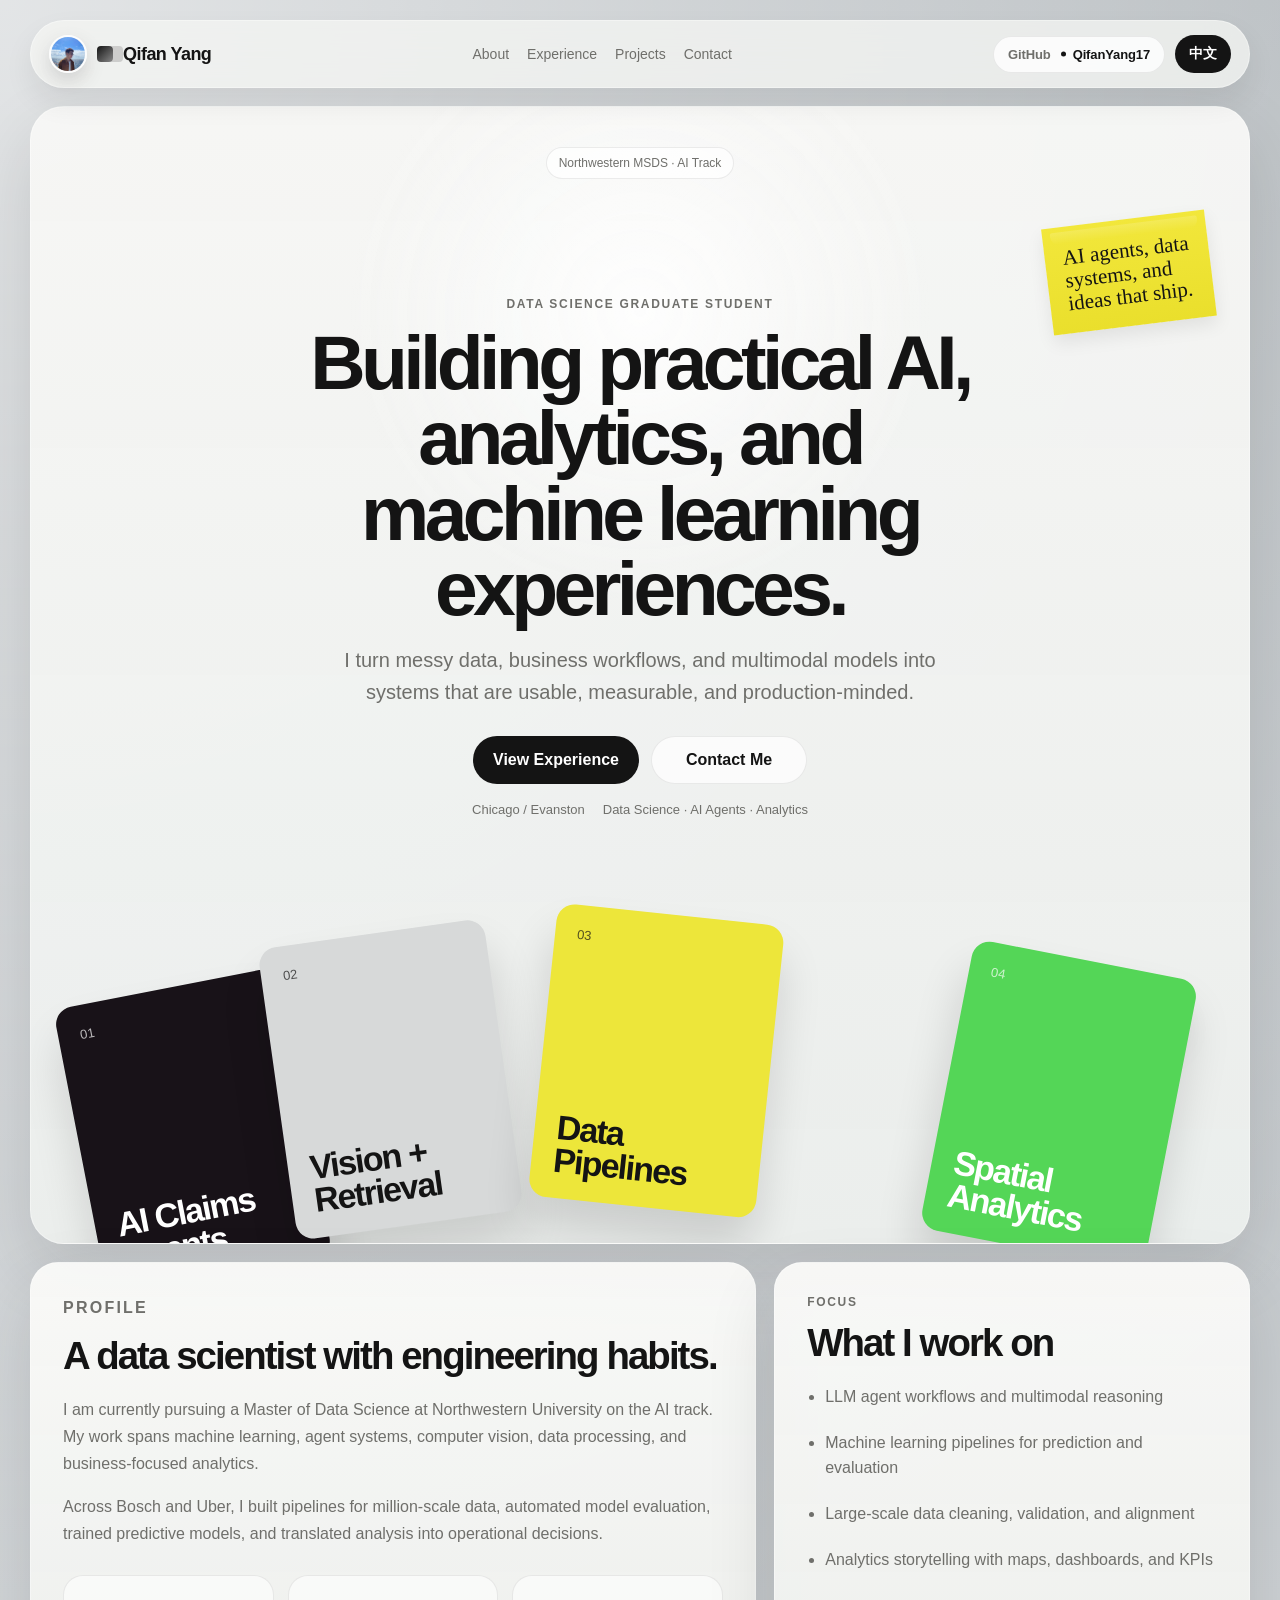
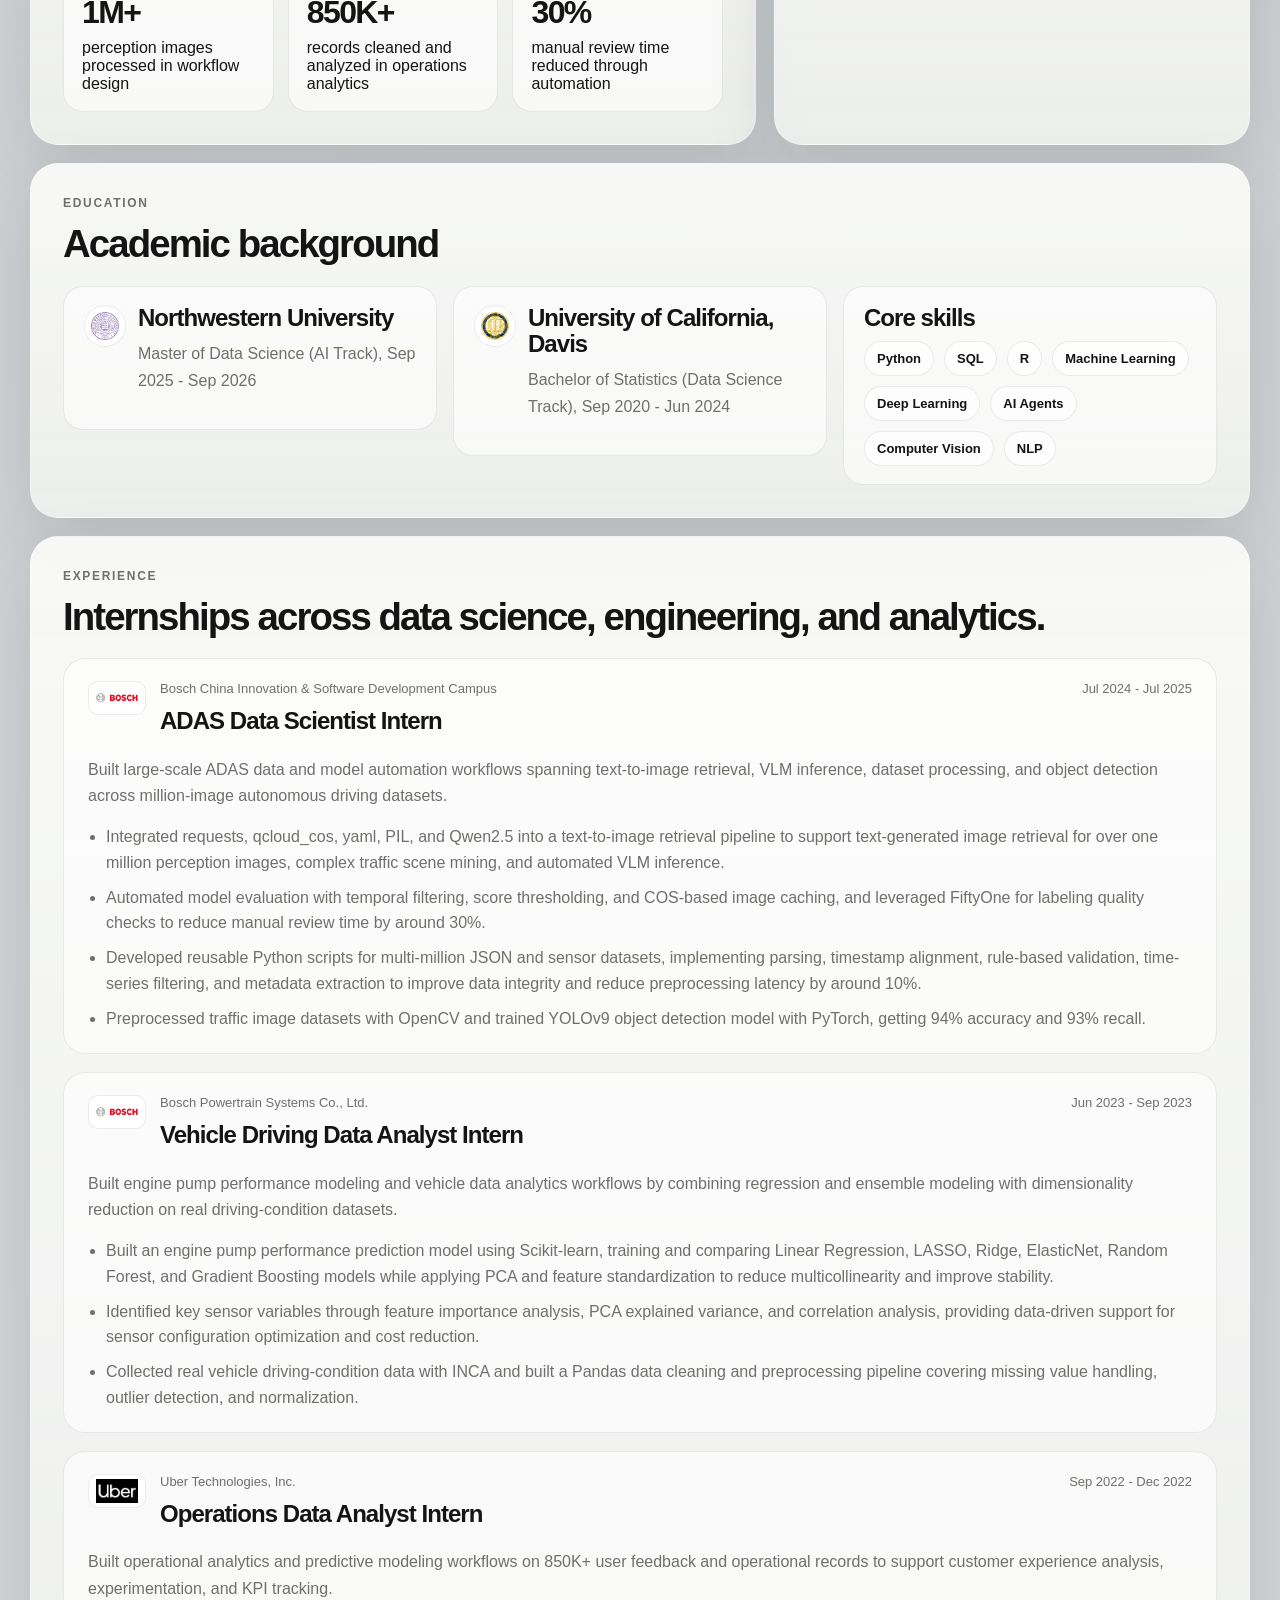
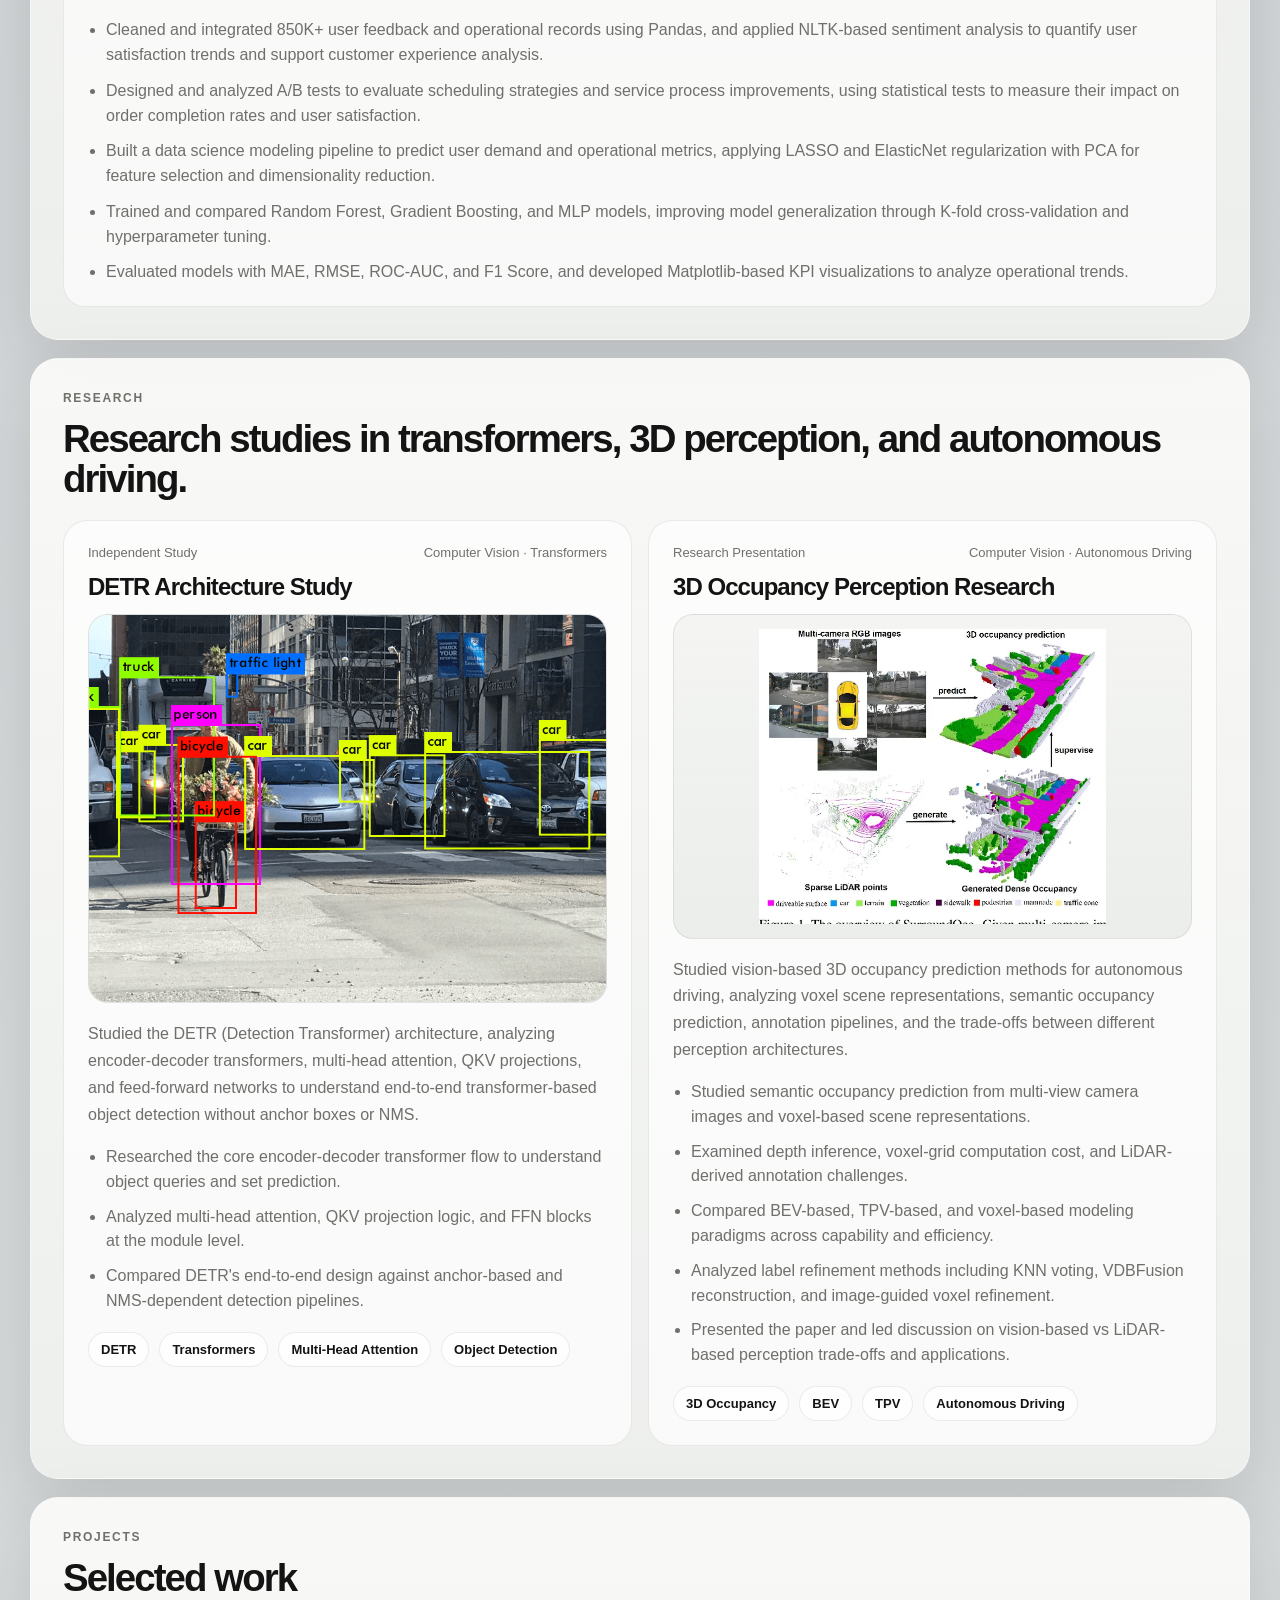
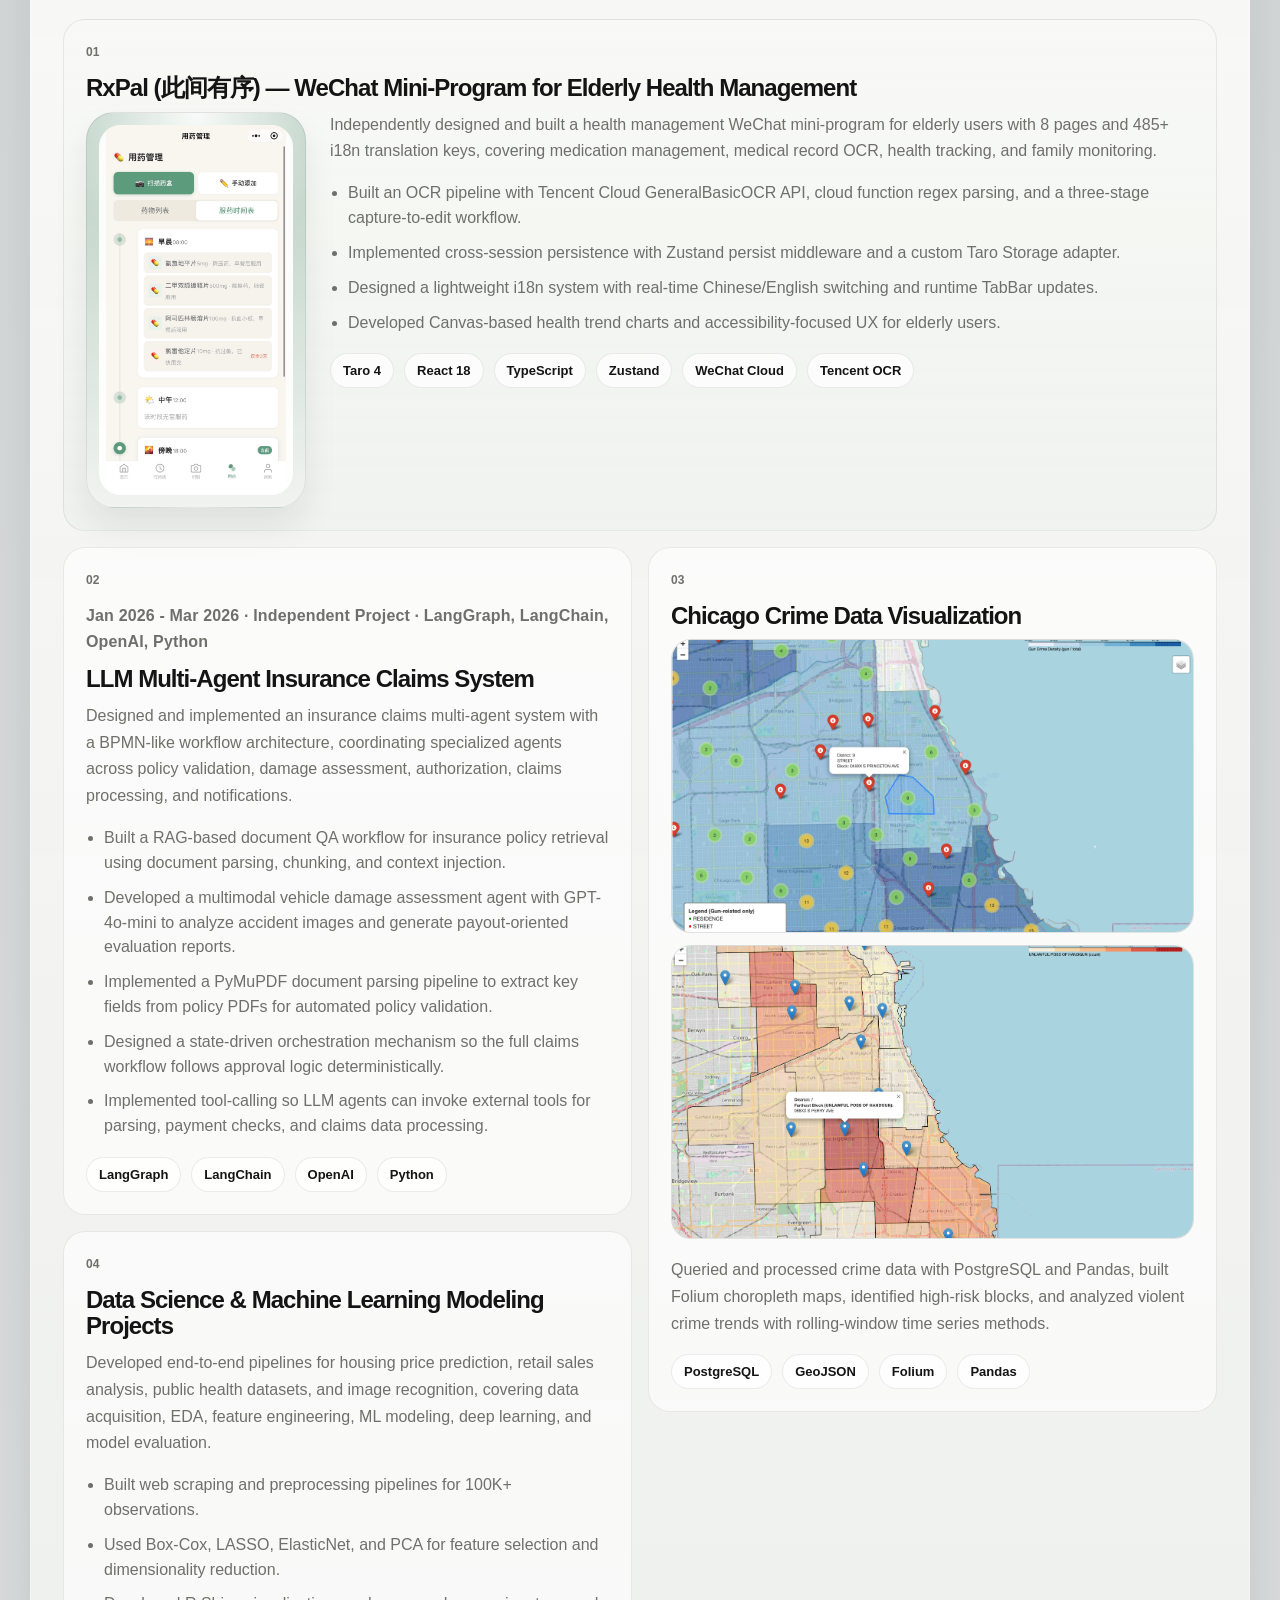
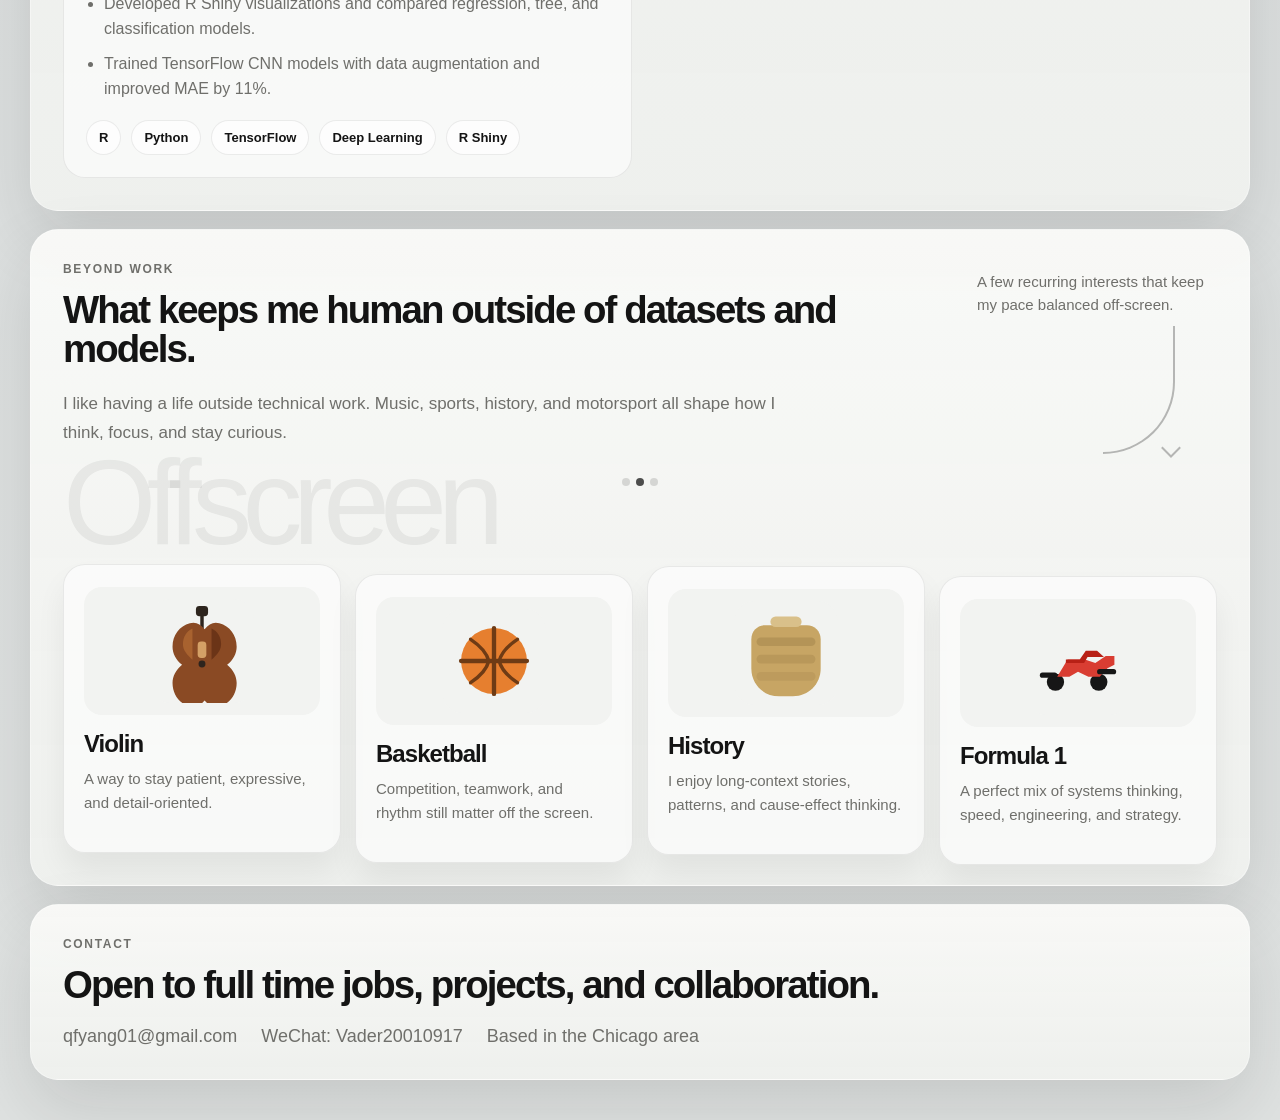
<file: index.html>
<!DOCTYPE html>
<html lang="en">
  <head>
    <meta charset="UTF-8" />
    <meta name="viewport" content="width=device-width, initial-scale=1.0" />
    <title>Qifan Yang | Data Science & AI</title>
    <meta
      name="description"
      content="Personal website for Qifan Yang, focused on data science, AI agents, machine learning, and analytics."
    />
    <link rel="icon" href="./assets/icons/favicon.svg?v=ebf8687" type="image/svg+xml" />
    <link rel="stylesheet" href="./styles.css?v=20260313-github" />
  </head>
  <body>
    <div class="page-shell">
      <header class="site-header">
        <a class="brand" href="#top">
          <img
            class="brand-avatar"
            src="./assets/images/IMG_0901.jpg?v=ebf8687"
            alt="Portrait of Qifan Yang"
          />
          <span class="brand-mark"></span>
          <span data-i18n="brandName">Qifan Yang</span>
        </a>
        <nav class="site-nav">
          <a href="#about" data-i18n="navAbout">About</a>
          <a href="#experience" data-i18n="navExperience">Experience</a>
          <a href="#projects" data-i18n="navProjects">Projects</a>
          <a href="#contact" data-i18n="navContact">Contact</a>
        </nav>
        <div class="site-actions">
          <a
            class="github-link"
            href="https://github.com/QifanYang17"
            target="_blank"
            rel="noreferrer"
          >
            <span class="github-link-label" data-i18n="githubLinkLabel">GitHub</span>
            <span class="github-link-handle">QifanYang17</span>
          </a>
          <button class="lang-toggle" type="button" aria-label="Switch language">
            中文
          </button>
        </div>
      </header>

      <main id="top">
        <section class="hero-panel">
          <div class="hero-badge" data-i18n="heroBadge">Northwestern MSDS · AI Track</div>
          <div class="floating floating-note">
            <span data-i18n="floatingNote">AI agents, data systems, and ideas that ship.</span>
          </div>
          <div class="floating floating-clip"></div>
          <div class="floating floating-chip" data-i18n="floatingChip">Python · SQL · ML</div>

          <div class="hero-copy">
            <p class="eyebrow" data-i18n="eyebrow">Data science graduate student</p>
            <h1 data-i18n="heroTitle">
              Building practical AI, analytics, and machine learning experiences.
            </h1>
            <p class="hero-subtitle" data-i18n="heroSubtitle">
              I turn messy data, business workflows, and multimodal models into systems that
              are usable, measurable, and production-minded.
            </p>
            <div class="hero-actions">
              <a class="button button-primary" href="#experience" data-i18n="primaryCta">
                View Experience
              </a>
              <a class="button button-secondary" href="#contact" data-i18n="secondaryCta">
                Contact Me
              </a>
            </div>
            <div class="hero-meta">
              <span data-i18n="heroMetaLocation">Chicago / Evanston</span>
              <span data-i18n="heroMetaFocus">Data Science · AI Agents · Analytics</span>
            </div>
          </div>

          <div class="hero-stack" aria-hidden="true">
            <article class="stack-card stack-card-dark">
              <span>01</span>
              <strong data-i18n="stackCard1">AI Claims Agents</strong>
            </article>
            <article class="stack-card stack-card-light">
              <span>02</span>
              <strong data-i18n="stackCard2">Vision + Retrieval</strong>
            </article>
            <article class="stack-card stack-card-accent">
              <span>03</span>
              <strong data-i18n="stackCard3">Data Pipelines</strong>
            </article>
            <article class="stack-card stack-card-green">
              <span>04</span>
              <strong data-i18n="stackCard4">Spatial Analytics</strong>
            </article>
          </div>
        </section>

        <section class="content-grid">
          <article class="panel intro-panel" id="about">
            <div class="panel-head">
              <p class="section-tag" data-i18n="aboutTag">Profile</p>
              <h2 data-i18n="aboutTitle">A data scientist with engineering habits.</h2>
            </div>
            <p data-i18n="aboutBody1">
              I am currently pursuing a Master of Data Science at Northwestern University on
              the AI track. My work spans machine learning, agent systems, computer vision,
              data processing, and business-focused analytics.
            </p>
            <p data-i18n="aboutBody2">
              Across Bosch and Uber, I built pipelines for million-scale data, automated model
              evaluation, trained predictive models, and translated analysis into operational
              decisions.
            </p>
            <div class="stat-row">
              <div>
                <strong>1M+</strong>
                <span data-i18n="stat1">perception images processed in workflow design</span>
              </div>
              <div>
                <strong>850K+</strong>
                <span data-i18n="stat2">records cleaned and analyzed in operations analytics</span>
              </div>
              <div>
                <strong>30%</strong>
                <span data-i18n="stat3">manual review time reduced through automation</span>
              </div>
            </div>
          </article>

          <article class="panel details-panel">
            <div class="panel-head">
              <p class="section-tag" data-i18n="focusTag">Focus</p>
              <h2 data-i18n="focusTitle">What I work on</h2>
            </div>
            <ul class="focus-list">
              <li data-i18n="focus1">LLM agent workflows and multimodal reasoning</li>
              <li data-i18n="focus2">Machine learning pipelines for prediction and evaluation</li>
              <li data-i18n="focus3">Large-scale data cleaning, validation, and alignment</li>
              <li data-i18n="focus4">Analytics storytelling with maps, dashboards, and KPIs</li>
            </ul>
          </article>
        </section>

        <section class="panel education-panel education-panel-wide">
          <div class="panel-head">
            <p class="section-tag" data-i18n="educationTag">Education</p>
            <h2 data-i18n="educationTitle">Academic background</h2>
          </div>
          <div class="education-strip-grid">
            <article class="education-strip-card">
              <div class="education-card-head">
                <span class="education-logo-frame">
                  <img class="education-logo" src="./assets/images/northwestern_logo.png?v=ebf8687" alt="" />
                </span>
                <div>
                  <h3 data-i18n="edu1Title">Northwestern University</h3>
                  <p data-i18n="edu1Body">Master of Data Science (AI Track), Sep 2025 - Sep 2026</p>
                </div>
              </div>
            </article>
            <article class="education-strip-card">
              <div class="education-card-head">
                <span class="education-logo-frame">
                  <img class="education-logo" src="./assets/images/ucdavis_logo.png?v=ebf8687" alt="" />
                </span>
                <div>
                  <h3 data-i18n="edu2Title">University of California, Davis</h3>
                  <p data-i18n="edu2Body">Bachelor of Statistics (Data Science Track), Sep 2020 - Jun 2024</p>
                </div>
              </div>
            </article>
            <div class="skills-block">
              <h3 data-i18n="skillsTitle">Core skills</h3>
              <div class="chip-row">
                <span>Python</span>
                <span>SQL</span>
                <span>R</span>
                <span data-i18n="skillsChip4">Machine Learning</span>
                <span data-i18n="skillsChip5">Deep Learning</span>
                <span data-i18n="skillsChip6">AI Agents</span>
                <span data-i18n="skillsChip7">Computer Vision</span>
                <span data-i18n="skillsChip8">NLP</span>
              </div>
            </div>
          </div>
        </section>

        <section class="panel timeline-panel" id="experience">
          <div class="panel-head">
            <p class="section-tag" data-i18n="experienceTag">Experience</p>
            <h2 data-i18n="experienceTitle">Internships across data science, engineering, and analytics.</h2>
          </div>
          <div class="timeline">
            <article class="timeline-item">
              <div class="timeline-header">
                <span class="timeline-logo-frame">
                  <img class="timeline-logo" src="./assets/images/bosch_logo.jpg?v=ebf8687" alt="" />
                </span>
                <div class="timeline-header-copy">
                  <div class="timeline-meta">
                    <span data-i18n="exp1Company">Bosch China Innovation & Software Development Campus</span>
                    <span data-i18n="exp1Date">Jul 2024 - Jul 2025</span>
                  </div>
                  <h3 data-i18n="exp1Title">ADAS Data Scientist Intern</h3>
                </div>
              </div>
              <p data-i18n="exp1Body">
                Built text-to-image retrieval and VLM automation workflows for over one million
                perception images, automated evaluation and labeling QC, and developed reusable
                scripts for JSON and sensor data processing.
              </p>
              <ul class="timeline-detail-list">
                <li data-i18n="exp1Detail1">Integrated requests, qcloud_cos, yaml, PIL, and Qwen2.5 into a text-to-image retrieval workflow for 1M+ perception images, complex traffic scene mining, and automated VLM inference.</li>
                <li data-i18n="exp1Detail2">Automated model evaluation through temporal filtering, score thresholds, and COS-based image caching, and used FiftyOne for labeling QC to reduce manual review time by around 30%.</li>
                <li data-i18n="exp1Detail3">Developed reusable Python scripts for multi-million JSON and sensor datasets, including parsing, timestamp alignment, rule-based validation, time-series filtering, and metadata extraction.</li>
                <li data-i18n="exp1Detail4">Preprocessed traffic image datasets with OpenCV and trained YOLOv9 object detection model with PyTorch, getting 94% accuracy and 93% recall.</li>
              </ul>
            </article>
            <article class="timeline-item">
              <div class="timeline-header">
                <span class="timeline-logo-frame">
                  <img class="timeline-logo" src="./assets/images/bosch_logo.jpg?v=ebf8687" alt="" />
                </span>
                <div class="timeline-header-copy">
                  <div class="timeline-meta">
                    <span data-i18n="exp2Company">Bosch Powertrain Systems Co., Ltd.</span>
                    <span data-i18n="exp2Date">Jun 2023 - Sep 2023</span>
                  </div>
                  <h3 data-i18n="exp2Title">Vehicle Driving Data Analyst Intern</h3>
                </div>
              </div>
              <p data-i18n="exp2Body">
                Built engine pump performance prediction models with scikit-learn, used PCA and
                feature analysis for variable selection, and designed a data cleaning pipeline
                for real vehicle driving data.
              </p>
              <ul class="timeline-detail-list">
                <li data-i18n="exp2Detail1">Built an engine pump performance prediction workflow in Scikit-learn, comparing Linear Regression, LASSO, Ridge, ElasticNet, Random Forest, and Gradient Boosting models.</li>
                <li data-i18n="exp2Detail2">Applied PCA and feature standardization to reduce multicollinearity, and used feature importance, explained variance, and correlation analysis to identify key sensor variables.</li>
                <li data-i18n="exp2Detail3">Collected real driving-condition data with INCA and built a Pandas preprocessing pipeline covering missing values, outlier detection, and normalization.</li>
              </ul>
            </article>
            <article class="timeline-item">
              <div class="timeline-header">
                <span class="timeline-logo-frame">
                  <img class="timeline-logo" src="./assets/images/uber_logo.jpg?v=ebf8687" alt="" />
                </span>
                <div class="timeline-header-copy">
                  <div class="timeline-meta">
                    <span data-i18n="exp3Company">Uber Technologies, Inc.</span>
                    <span data-i18n="exp3Date">Sep 2022 - Dec 2022</span>
                  </div>
                  <h3 data-i18n="exp3Title">Operations Data Analyst Intern</h3>
                </div>
              </div>
              <p data-i18n="exp3Body">
                Cleaned and analyzed 850K+ feedback and operational records, ran A/B testing,
                built predictive modeling pipelines, and created KPI visualizations to support
                service optimization.
              </p>
              <ul class="timeline-detail-list">
                <li data-i18n="exp3Detail1">Cleaned and integrated 850K+ user feedback and operational records with Pandas, and applied NLTK-based sentiment analysis to quantify user satisfaction trends.</li>
                <li data-i18n="exp3Detail2">Designed and analyzed A/B tests to evaluate scheduling strategies and service process improvements through statistical testing.</li>
                <li data-i18n="exp3Detail3">Built predictive modeling workflows for user demand and operational metrics using LASSO, ElasticNet, and PCA for feature selection and dimensionality reduction.</li>
                <li data-i18n="exp3Detail4">Trained and compared Random Forest, Gradient Boosting, and MLP models, improving generalization with K-fold cross-validation and hyperparameter tuning.</li>
                <li data-i18n="exp3Detail5">Evaluated model performance with MAE, RMSE, ROC-AUC, and F1 Score, and created Matplotlib KPI visualizations for operational trend analysis.</li>
              </ul>
            </article>
          </div>
        </section>

        <section class="panel research-panel">
          <div class="panel-head">
            <p class="section-tag" data-i18n="researchTag">Research</p>
            <h2 data-i18n="researchTitle">Research studies in transformers, 3D perception, and autonomous driving.</h2>
          </div>
          <div class="research-grid">
            <article class="research-card">
              <div class="research-meta">
                <span data-i18n="research1Kicker">Independent Study</span>
                <span data-i18n="research1Meta">Computer Vision · Transformers</span>
              </div>
              <h3 data-i18n="research1Title">DETR Architecture Study</h3>
              <div class="card-media card-media-research">
                <img
                  src="./assets/images/object_detection.png?v=ebf8687"
                  data-i18n-alt="research1Alt"
                  alt="Object detection example with labeled cars, person, bicycle, and traffic light"
                />
              </div>
              <p data-i18n="research1Body">
                Studied and implemented the DETR (Detection Transformer) architecture, analyzing
                encoder-decoder transformers, multi-head attention, QKV projections, and
                feed-forward networks to understand end-to-end transformer-based object detection
                without anchor boxes or NMS.
              </p>
              <ul class="project-detail-list">
                <li data-i18n="research1Detail1">Implemented the core encoder-decoder transformer flow to understand object queries and set prediction.</li>
                <li data-i18n="research1Detail2">Analyzed multi-head attention, QKV projection logic, and FFN blocks at the module level.</li>
                <li data-i18n="research1Detail3">Compared DETR's end-to-end design against anchor-based and NMS-dependent detection pipelines.</li>
              </ul>
              <div class="chip-row">
                <span>DETR</span>
                <span data-i18n="research1Chip2">Transformers</span>
                <span data-i18n="research1Chip3">Multi-Head Attention</span>
                <span data-i18n="research1Chip4">Object Detection</span>
              </div>
            </article>
            <article class="research-card">
              <div class="research-meta">
                <span data-i18n="research2Kicker">Research Presentation</span>
                <span data-i18n="research2Meta">Computer Vision · Autonomous Driving</span>
              </div>
              <h3 data-i18n="research2Title">3D Occupancy Perception Research</h3>
              <div class="card-media card-media-diagram">
                <img
                  src="./assets/images/occupancy.png?v=ebf8687"
                  data-i18n-alt="research2Alt"
                  alt="3D occupancy perception diagram from multi-camera images and LiDAR points"
                />
              </div>
              <p data-i18n="research2Body">
                Studied vision-based 3D occupancy prediction methods for autonomous driving,
                analyzing voxel scene representations, semantic occupancy prediction, annotation
                pipelines, and the trade-offs between different perception architectures.
              </p>
              <ul class="project-detail-list">
                <li data-i18n="research2Detail1">Studied semantic occupancy prediction from multi-view camera images and voxel-based scene representations.</li>
                <li data-i18n="research2Detail2">Examined depth inference, voxel-grid computation cost, and LiDAR-derived annotation challenges.</li>
                <li data-i18n="research2Detail3">Compared BEV-based, TPV-based, and voxel-based modeling paradigms across capability and efficiency.</li>
                <li data-i18n="research2Detail4">Analyzed label refinement methods including KNN voting, VDBFusion reconstruction, and image-guided voxel refinement.</li>
                <li data-i18n="research2Detail5">Presented the paper and led discussion on vision-based vs LiDAR-based perception trade-offs and applications.</li>
              </ul>
              <div class="chip-row">
                <span data-i18n="research2Chip1">3D Occupancy</span>
                <span>BEV</span>
                <span>TPV</span>
                <span data-i18n="research2Chip4">Autonomous Driving</span>
              </div>
            </article>
          </div>
        </section>

        <section class="panel project-panel" id="projects">
          <div class="panel-head">
            <p class="section-tag" data-i18n="projectsTag">Projects</p>
            <h2 data-i18n="projectsTitle">Selected work</h2>
          </div>
          <div class="project-cards">
            <article class="project-card project-card-showcase">
              <span class="project-index">01</span>
              <h3 data-i18n="project4Title">RxPal (此间有序) — WeChat Mini-Program for Elderly Health Management</h3>
              <div class="project-card-showcase-grid">
                <div class="card-media card-media-phone">
                  <img
                    src="./assets/images/rxpal.jpg?v=ebf8687"
                    data-i18n-alt="project4Alt"
                    alt="RxPal medication management mobile interface"
                  />
                </div>
                <div class="project-card-copy">
                  <p data-i18n="project4Body">
                    Independently designed and built a health management WeChat mini-program for
                    elderly users with 8 pages and 485+ i18n translation keys, covering medication
                    management, medical record OCR, health tracking, and family monitoring.
                  </p>
                  <ul class="project-detail-list">
                    <li data-i18n="project4Detail1">Built an OCR pipeline with Tencent Cloud GeneralBasicOCR API, cloud function regex parsing, and a three-stage capture-to-edit workflow.</li>
                    <li data-i18n="project4Detail2">Implemented cross-session persistence with Zustand persist middleware and a custom Taro Storage adapter.</li>
                    <li data-i18n="project4Detail3">Designed a lightweight i18n system with real-time Chinese/English switching and runtime TabBar updates.</li>
                    <li data-i18n="project4Detail4">Developed Canvas-based health trend charts and accessibility-focused UX for elderly users.</li>
                  </ul>
                  <div class="chip-row">
                    <span>Taro 4</span>
                    <span>React 18</span>
                    <span>TypeScript</span>
                    <span>Zustand</span>
                    <span>WeChat Cloud</span>
                    <span>Tencent OCR</span>
                  </div>
                </div>
              </div>
            </article>
            <article class="project-card">
              <span class="project-index">02</span>
              <p class="project-meta" data-i18n="project1Meta">
                Jan 2026 - Mar 2026 · Independent Project · LangGraph, LangChain, OpenAI, Python
              </p>
              <h3 data-i18n="project1Title">LLM Multi-Agent Insurance Claims System</h3>
              <p data-i18n="project1Body">
                Designed and implemented an insurance claims multi-agent system with a BPMN-like
                workflow architecture, coordinating specialized agents across policy validation,
                damage assessment, authorization, claims processing, and notifications.
              </p>
              <ul class="project-detail-list">
                <li data-i18n="project1Detail1">Built a RAG-based document QA workflow for insurance policy retrieval using document parsing, chunking, and context injection.</li>
                <li data-i18n="project1Detail2">Developed a multimodal vehicle damage assessment agent with GPT-4o-mini to analyze accident images and generate payout-oriented evaluation reports.</li>
                <li data-i18n="project1Detail3">Implemented a PyMuPDF document parsing pipeline to extract key fields from policy PDFs for automated policy validation.</li>
                <li data-i18n="project1Detail4">Designed a state-driven orchestration mechanism so the full claims workflow follows approval logic deterministically.</li>
                <li data-i18n="project1Detail5">Implemented tool-calling so LLM agents can invoke external tools for parsing, payment checks, and claims data processing.</li>
              </ul>
              <div class="chip-row">
                <span>LangGraph</span>
                <span>LangChain</span>
                <span>OpenAI</span>
                <span>Python</span>
              </div>
            </article>
            <article class="project-card project-card-chicago">
              <span class="project-index">03</span>
              <h3 data-i18n="project2Title">Chicago Crime Data Visualization</h3>
              <div class="project-media-stack">
                <div class="card-media card-media-landscape">
                  <img
                    src="./assets/images/chicago_crime.png?v=ebf8687"
                    data-i18n-alt="project2Alt"
                    alt="Chicago crime map visualization with choropleth and highlighted locations"
                  />
                </div>
                <div class="card-media card-media-landscape">
                  <img
                    src="./assets/images/chicago_crime_2.png?v=ebf8687"
                    data-i18n-alt="project2Alt2"
                    alt="Chicago crime analysis map with district-level overlays and highlighted points"
                  />
                </div>
              </div>
              <p data-i18n="project2Body">
                Queried and processed crime data with PostgreSQL and Pandas, built Folium
                choropleth maps, identified high-risk blocks, and analyzed violent crime trends
                with rolling-window time series methods.
              </p>
              <div class="chip-row">
                <span>PostgreSQL</span>
                <span>GeoJSON</span>
                <span>Folium</span>
                <span>Pandas</span>
              </div>
            </article>
            <article class="project-card">
              <span class="project-index">04</span>
              <h3 data-i18n="project3Title">
                Data Science & Machine Learning Modeling Projects
              </h3>
              <p data-i18n="project3Body">
                Developed end-to-end pipelines for housing price prediction, retail sales
                analysis, public health datasets, and image recognition, covering data
                acquisition, EDA, feature engineering, ML modeling, deep learning, and model
                evaluation.
              </p>
              <ul class="project-detail-list">
                <li data-i18n="project3Detail1">Built web scraping and preprocessing pipelines for 100K+ observations.</li>
                <li data-i18n="project3Detail2">Used Box-Cox, LASSO, ElasticNet, and PCA for feature selection and dimensionality reduction.</li>
                <li data-i18n="project3Detail3">Developed R Shiny visualizations and compared regression, tree, and classification models.</li>
                <li data-i18n="project3Detail4">Trained TensorFlow CNN models with data augmentation and improved MAE by 11%.</li>
              </ul>
              <div class="chip-row">
                <span>R</span>
                <span>Python</span>
                <span>TensorFlow</span>
                <span data-i18n="project3Chip4">Deep Learning</span>
                <span data-i18n="project3Chip5">R Shiny</span>
              </div>
            </article>
          </div>
        </section>

        <section class="panel interests-panel">
          <div class="interests-head">
            <div class="panel-head">
              <p class="section-tag" data-i18n="interestsTag">Beyond Work</p>
              <h2 data-i18n="interestsTitle">What keeps me human outside of datasets and models.</h2>
            </div>
            <p class="interests-aside" data-i18n="interestsAside">
              A few recurring interests that keep my pace balanced off-screen.
            </p>
            <div class="interests-arrow" aria-hidden="true"></div>
          </div>
          <p class="interests-intro" data-i18n="interestsBody">
            I like having a life outside technical work. Music, sports, history, and motorsport
            all shape how I think, focus, and stay curious.
          </p>
          <div class="interest-showcase">
            <div class="interest-word" data-i18n="interestsWord">Offscreen</div>
            <div class="interest-dots" aria-hidden="true">
              <span></span>
              <span></span>
              <span></span>
            </div>
          </div>
          <div class="interest-grid">
            <article class="interest-card">
              <div class="interest-visual violin-visual">
                <img class="interest-illustration" src="./assets/icons/icon-violin.svg?v=ebf8687" alt="" />
              </div>
              <h3 data-i18n="interest1Title">Violin</h3>
              <p data-i18n="interest1Body">A way to stay patient, expressive, and detail-oriented.</p>
            </article>
            <article class="interest-card">
              <div class="interest-visual basketball-visual">
                <img class="interest-illustration" src="./assets/icons/icon-basketball.svg?v=ebf8687" alt="" />
              </div>
              <h3 data-i18n="interest2Title">Basketball</h3>
              <p data-i18n="interest2Body">Competition, teamwork, and rhythm still matter off the screen.</p>
            </article>
            <article class="interest-card">
              <div class="interest-visual history-visual">
                <img class="interest-illustration" src="./assets/icons/icon-history.svg?v=ebf8687" alt="" />
              </div>
              <h3 data-i18n="interest3Title">History</h3>
              <p data-i18n="interest3Body">I enjoy long-context stories, patterns, and cause-effect thinking.</p>
            </article>
            <article class="interest-card">
              <div class="interest-visual f1-visual">
                <img class="interest-illustration" src="./assets/icons/icon-f1.svg?v=ebf8687" alt="" />
              </div>
              <h3 data-i18n="interest4Title">Formula 1</h3>
              <p data-i18n="interest4Body">A perfect mix of systems thinking, speed, engineering, and strategy.</p>
            </article>
          </div>
        </section>

        <section class="panel contact-panel" id="contact">
          <div class="panel-head">
            <p class="section-tag" data-i18n="contactTag">Contact</p>
            <h2 data-i18n="contactTitle">Open to full time jobs, projects, and collaboration.</h2>
          </div>
          <div class="contact-row">
            <a href="mailto:qfyang01@gmail.com">qfyang01@gmail.com</a>
            <span data-i18n="contactWechat">WeChat: Vader20010917</span>
            <span data-i18n="contactLocation">Based in the Chicago area</span>
          </div>
        </section>
      </main>
    </div>

    <script src="./script.js?v=20260313-github"></script>
  </body>
</html>
</file>
<file: styles.css>
:root {
  --bg: #cdd1d4;
  --panel: #eef0ef;
  --panel-2: #f8f7f3;
  --text: #141414;
  --muted: #6f6f6b;
  --line: rgba(20, 20, 20, 0.08);
  --shadow: 0 28px 70px rgba(19, 19, 19, 0.12);
  --orange: #f47c28;
  --yellow: #ede63a;
  --green: #70d96b;
  --pink: #ea5ca2;
}

* {
  box-sizing: border-box;
}

html {
  scroll-behavior: smooth;
}

body {
  margin: 0;
  min-height: 100vh;
  font-family: "Avenir Next", "SF Pro Display", "Segoe UI", sans-serif;
  color: var(--text);
  background:
    radial-gradient(circle at top left, rgba(255, 255, 255, 0.65), transparent 24%),
    linear-gradient(180deg, #afb5b9 0%, var(--bg) 22%, #dfe2e1 100%);
}

a {
  color: inherit;
  text-decoration: none;
}

.page-shell {
  width: min(1220px, calc(100vw - 28px));
  margin: 20px auto;
}

.site-header {
  position: sticky;
  top: 16px;
  z-index: 20;
  display: flex;
  align-items: center;
  justify-content: space-between;
  gap: 16px;
  margin-bottom: 18px;
  padding: 14px 18px;
  border: 1px solid rgba(255, 255, 255, 0.35);
  border-radius: 999px;
  background: rgba(244, 245, 243, 0.78);
  backdrop-filter: blur(18px);
  box-shadow: 0 14px 30px rgba(0, 0, 0, 0.07);
}

.brand {
  display: inline-flex;
  align-items: center;
  gap: 10px;
  font-weight: 700;
  font-size: 18px;
  letter-spacing: -0.03em;
}

.brand-avatar {
  width: 38px;
  height: 38px;
  flex: 0 0 auto;
  object-fit: cover;
  object-position: center 20%;
  border-radius: 50%;
  border: 2px solid rgba(255, 255, 255, 0.82);
  box-shadow: 0 8px 20px rgba(0, 0, 0, 0.14);
}

.brand-mark {
  width: 16px;
  height: 16px;
  border-radius: 4px;
  background: linear-gradient(135deg, var(--text), #888);
  box-shadow: 10px 0 0 rgba(20, 20, 20, 0.16);
}

html[lang="zh-CN"] .brand {
  font-family: "PingFang SC", "Hiragino Sans GB", "Microsoft YaHei", "Noto Sans SC", sans-serif;
  letter-spacing: 0;
}

.site-nav {
  display: flex;
  gap: 18px;
  font-size: 14px;
  color: var(--muted);
}

.site-actions {
  display: inline-flex;
  align-items: center;
  gap: 10px;
  flex: 0 0 auto;
}

.github-link {
  display: inline-flex;
  align-items: center;
  gap: 10px;
  padding: 10px 14px;
  border: 1px solid var(--line);
  border-radius: 999px;
  background: rgba(255, 255, 255, 0.78);
  color: var(--text);
  font-size: 13px;
  font-weight: 700;
  letter-spacing: -0.01em;
  white-space: nowrap;
}

.github-link-label {
  color: var(--muted);
}

.github-link-handle {
  position: relative;
  padding-left: 12px;
}

.github-link-handle::before {
  content: "";
  position: absolute;
  left: 0;
  top: 50%;
  width: 5px;
  height: 5px;
  border-radius: 999px;
  background: var(--text);
  transform: translateY(-50%);
}

.lang-toggle {
  border: 0;
  border-radius: 999px;
  padding: 10px 14px;
  font: inherit;
  font-size: 14px;
  font-weight: 700;
  color: #fff;
  background: var(--text);
  cursor: pointer;
}

.hero-panel,
.panel {
  position: relative;
  overflow: hidden;
  border: 1px solid rgba(255, 255, 255, 0.35);
  background: linear-gradient(180deg, rgba(255, 255, 255, 0.38), rgba(255, 255, 255, 0.22));
  box-shadow: var(--shadow);
}

.hero-panel {
  min-height: 780px;
  padding: 40px 56px 0;
  border-radius: 34px;
  background:
    radial-gradient(circle at 50% 18%, rgba(255, 255, 255, 0.85), rgba(255, 255, 255, 0) 26%),
    linear-gradient(180deg, rgba(247, 247, 245, 0.97), rgba(236, 239, 237, 0.95));
}

.hero-badge {
  width: fit-content;
  margin: 0 auto;
  padding: 8px 12px;
  border: 1px solid var(--line);
  border-radius: 999px;
  font-size: 12px;
  color: var(--muted);
  background: rgba(255, 255, 255, 0.72);
}

.hero-copy {
  width: min(720px, 100%);
  margin: 118px auto 0;
  text-align: center;
}

.eyebrow,
.section-tag {
  margin: 0 0 14px;
  font-size: 12px;
  font-weight: 700;
  letter-spacing: 0.14em;
  text-transform: uppercase;
  color: var(--muted);
}

h1,
h2,
h3,
p {
  margin-top: 0;
}

h1 {
  margin-bottom: 18px;
  font-size: clamp(44px, 6vw, 78px);
  line-height: 0.98;
  letter-spacing: -0.06em;
}

.hero-subtitle {
  max-width: 640px;
  margin: 0 auto 28px;
  font-size: clamp(16px, 2vw, 20px);
  line-height: 1.6;
  color: var(--muted);
}

.hero-actions {
  display: flex;
  justify-content: center;
  gap: 12px;
  flex-wrap: wrap;
  margin-bottom: 18px;
}

.button {
  display: inline-flex;
  align-items: center;
  justify-content: center;
  min-width: 156px;
  padding: 14px 20px;
  border-radius: 999px;
  font-weight: 700;
}

.button-primary {
  color: #fff;
  background: var(--text);
}

.button-secondary {
  border: 1px solid var(--line);
  background: rgba(255, 255, 255, 0.72);
}

.hero-meta {
  display: flex;
  justify-content: center;
  gap: 18px;
  flex-wrap: wrap;
  font-size: 13px;
  color: var(--muted);
}

.floating {
  position: absolute;
  box-shadow: 0 18px 34px rgba(0, 0, 0, 0.1);
}

.floating-note {
  top: 112px;
  right: 38px;
  z-index: 4;
  width: 164px;
  padding: 20px 18px 18px;
  rotate: -7deg;
  background: linear-gradient(180deg, #f2e73b 0%, #eadf2c 100%);
  font-family: "Bradley Hand", "Comic Sans MS", cursive;
  font-size: 21px;
  line-height: 1.1;
  box-shadow: 0 8px 18px rgba(0, 0, 0, 0.08);
}

.floating-note::before {
  content: "";
  position: absolute;
  pointer-events: none;
}

.floating-note::before {
  top: 5px;
  left: 8px;
  right: 8px;
  height: 12px;
  border-radius: 2px 2px 8px 8px;
  background: linear-gradient(180deg, rgba(255, 255, 255, 0.22), rgba(255, 255, 255, 0));
  opacity: 0.7;
}

html[lang="zh-CN"] .floating-note {
  width: 172px;
  top: 108px;
  right: 34px;
  padding: 18px 15px 15px;
  rotate: -7deg;
  font-family: "Kaiti SC", "STKaiti", "KaiTi", "Bradley Hand", cursive;
  font-size: 18px;
  font-weight: 700;
  line-height: 1.18;
  letter-spacing: 0;
}

.floating-clip {
  left: 68px;
  bottom: 164px;
  width: 24px;
  height: 70px;
  border: 4px solid #9da4a9;
  border-radius: 999px;
  rotate: 26deg;
  background: transparent;
  box-shadow: none;
}

.floating-chip {
  right: 72px;
  bottom: 202px;
  padding: 12px 16px;
  rotate: -12deg;
  border-radius: 16px;
  background: #fff;
  font-size: 13px;
  font-weight: 700;
}

.hero-stack {
  position: relative;
  height: 340px;
  margin-top: 86px;
}

.stack-card {
  position: absolute;
  bottom: -34px;
  display: flex;
  flex-direction: column;
  justify-content: space-between;
  width: 228px;
  height: 294px;
  padding: 22px;
  border-radius: 18px;
  box-shadow: 0 30px 45px rgba(0, 0, 0, 0.14);
  transform-origin: bottom center;
}

.stack-card span {
  font-size: 13px;
  opacity: 0.7;
}

.stack-card strong {
  font-size: 34px;
  line-height: 0.95;
  letter-spacing: -0.05em;
}

.stack-card-dark {
  left: 20px;
  rotate: -11deg;
  color: #fff;
  background: #181218;
}

.stack-card-light {
  left: 210px;
  bottom: 18px;
  rotate: -8deg;
  background: #d7d9d9;
}

.stack-card-accent {
  left: 440px;
  bottom: 36px;
  rotate: 6deg;
  background: var(--yellow);
}

.stack-card-green {
  right: 48px;
  bottom: -6px;
  rotate: 11deg;
  color: #fff;
  background: #54d657;
}

.content-grid {
  display: grid;
  gap: 18px;
  margin-top: 18px;
}

.content-grid {
  grid-template-columns: 1.45fr 0.95fr;
}

.panel {
  padding: 32px;
  border-radius: 28px;
  background: linear-gradient(180deg, rgba(250, 250, 248, 0.95), rgba(239, 241, 238, 0.92));
}

.panel-head {
  margin-bottom: 22px;
}

h2 {
  font-size: clamp(28px, 3vw, 44px);
  line-height: 1.02;
  letter-spacing: -0.05em;
  margin-bottom: 0;
}

.intro-panel p,
.timeline-item p,
.project-card p,
.research-card p,
.education-strip-card p {
  color: var(--muted);
  line-height: 1.68;
  font-size: 16px;
}

.stat-row {
  display: grid;
  grid-template-columns: repeat(3, 1fr);
  gap: 14px;
  margin-top: 28px;
}

.stat-row div {
  padding: 18px;
  border: 1px solid var(--line);
  border-radius: 20px;
  background: rgba(255, 255, 255, 0.58);
}

.stat-row strong {
  display: block;
  margin-bottom: 8px;
  font-size: 32px;
  letter-spacing: -0.05em;
}

.focus-list,
.chip-row {
  display: flex;
  flex-wrap: wrap;
  gap: 10px;
}

.focus-list {
  padding-left: 18px;
  margin: 0;
  color: var(--muted);
}

.focus-list li {
  margin-bottom: 10px;
  line-height: 1.6;
}

.timeline-panel {
  margin-top: 18px;
}

.timeline {
  display: grid;
  gap: 18px;
}

.timeline-item {
  padding: 22px 24px;
  border: 1px solid var(--line);
  border-radius: 22px;
  background: rgba(255, 255, 255, 0.6);
}

.timeline-item > p {
  margin-bottom: 14px;
}

.timeline-header {
  display: flex;
  gap: 14px;
  align-items: flex-start;
  margin-bottom: 12px;
}

.timeline-logo-frame {
  display: inline-flex;
  align-items: center;
  justify-content: center;
  width: 58px;
  height: 34px;
  flex: 0 0 auto;
  border: 1px solid rgba(20, 20, 20, 0.08);
  border-radius: 10px;
  background: rgba(255, 255, 255, 0.9);
}

.timeline-logo {
  width: 48px;
  height: 24px;
  object-fit: contain;
}

.timeline-header-copy {
  min-width: 0;
  flex: 1 1 auto;
}

.timeline-meta {
  display: flex;
  justify-content: space-between;
  gap: 16px;
  margin-bottom: 12px;
  font-size: 13px;
  color: var(--muted);
}

.timeline-item h3,
.project-card h3,
.research-card h3,
.education-strip-card h3,
.skills-block h3 {
  margin-bottom: 10px;
  font-size: 24px;
  line-height: 1.1;
  letter-spacing: -0.04em;
}

.project-cards {
  display: grid;
  grid-template-columns: repeat(2, minmax(0, 1fr));
  gap: 16px;
  align-items: start;
}

.project-card {
  padding: 22px;
  border-radius: 22px;
  background: rgba(255, 255, 255, 0.58);
  border: 1px solid var(--line);
}

.project-card-showcase {
  grid-column: 1 / -1;
  background: linear-gradient(180deg, rgba(248, 249, 245, 0.94), rgba(238, 242, 238, 0.86));
}

.project-card-showcase-grid {
  display: grid;
  grid-template-columns: minmax(180px, 220px) minmax(0, 1fr);
  gap: 24px;
  align-items: start;
}

.project-card-copy {
  min-width: 0;
}

.project-meta {
  margin: 0 0 10px;
  color: var(--muted);
  font-size: 13px;
  font-weight: 700;
  letter-spacing: 0.01em;
}

.card-media {
  position: relative;
  overflow: hidden;
  margin: 14px 0 18px;
  border: 1px solid var(--line);
  border-radius: 20px;
  background: linear-gradient(180deg, rgba(244, 245, 242, 0.98), rgba(233, 236, 233, 0.92));
}

.project-card-showcase .card-media {
  margin: 0;
}

.card-media img {
  width: 100%;
  height: 100%;
  display: block;
}

.card-media-landscape {
  aspect-ratio: 16 / 9;
}

.card-media-research {
  aspect-ratio: 4 / 3;
}

.card-media-landscape img,
.card-media-research img {
  object-fit: cover;
  object-position: center;
}

.card-media-diagram {
  aspect-ratio: 16 / 10;
  padding: 14px;
}

.card-media-diagram img {
  object-fit: contain;
}

.card-media-phone {
  width: min(100%, 220px);
  aspect-ratio: 10 / 18;
  justify-self: start;
  padding: 12px;
  border-radius: 28px;
  background:
    radial-gradient(circle at top, rgba(255, 255, 255, 0.9), transparent 36%),
    linear-gradient(180deg, rgba(180, 204, 190, 0.95), rgba(241, 243, 240, 0.98));
  box-shadow: 0 18px 34px rgba(26, 31, 27, 0.08);
}

.card-media-phone img {
  object-fit: contain;
  border-radius: 22px;
  background: rgba(255, 255, 255, 0.92);
}

.project-detail-list {
  margin: 16px 0 18px;
  padding-left: 18px;
  color: var(--muted);
  line-height: 1.55;
}

.timeline-detail-list {
  margin: 0;
  padding-left: 18px;
  color: var(--muted);
  line-height: 1.58;
}

.timeline-detail-list li + li {
  margin-top: 10px;
}

.project-detail-list li + li {
  margin-top: 10px;
}

.project-card-chicago {
  grid-row: span 2;
}

.project-media-stack {
  display: grid;
  gap: 12px;
  margin-bottom: 18px;
}

.project-media-stack .card-media {
  margin: 0;
}

.research-panel {
  margin-top: 18px;
}

.research-grid {
  display: grid;
  grid-template-columns: 1fr 1fr;
  gap: 16px;
}

.research-card {
  padding: 24px;
  border-radius: 24px;
  border: 1px solid var(--line);
  background: rgba(255, 255, 255, 0.64);
}

.research-meta {
  display: flex;
  justify-content: space-between;
  gap: 16px;
  margin-bottom: 14px;
  font-size: 13px;
  color: var(--muted);
}

.project-index {
  display: inline-flex;
  margin-bottom: 16px;
  font-size: 12px;
  font-weight: 700;
  color: var(--muted);
}

.chip-row span {
  padding: 9px 12px;
  border: 1px solid var(--line);
  border-radius: 999px;
  background: rgba(255, 255, 255, 0.7);
  font-size: 13px;
  font-weight: 700;
}

.education-panel-wide,
.project-panel {
  margin-top: 18px;
}

.education-strip-grid {
  display: grid;
  grid-template-columns: repeat(3, minmax(0, 1fr));
  gap: 16px;
  align-items: start;
}

.education-strip-card,
.skills-block {
  padding: 18px 20px;
  border-radius: 20px;
  border: 1px solid var(--line);
  background: rgba(255, 255, 255, 0.55);
}

.skills-block {
  margin-top: 18px;
}

.education-strip-grid .skills-block {
  margin-top: 0;
}

.education-card-head {
  display: flex;
  gap: 12px;
  align-items: flex-start;
}

.education-logo-frame {
  display: inline-flex;
  align-items: center;
  justify-content: center;
  width: 42px;
  height: 42px;
  flex: 0 0 auto;
  border: 1px solid rgba(20, 20, 20, 0.08);
  border-radius: 999px;
  background: rgba(255, 255, 255, 0.92);
}

.education-logo {
  width: 28px;
  height: 28px;
  object-fit: contain;
}

.contact-panel {
  margin: 18px 0 40px;
}

.interests-panel {
  margin-top: 18px;
}

.interests-head {
  position: relative;
  display: grid;
  grid-template-columns: 1fr auto;
  gap: 16px 36px;
  align-items: start;
}

.interests-aside {
  max-width: 240px;
  margin-top: 8px;
  color: var(--muted);
  font-size: 15px;
  line-height: 1.55;
}

.interests-arrow {
  position: absolute;
  right: 42px;
  top: 64px;
  width: 72px;
  height: 128px;
  border-right: 2px solid rgba(20, 20, 20, 0.48);
  border-bottom: 2px solid rgba(20, 20, 20, 0.48);
  border-radius: 0 0 90px 0;
  opacity: 0.6;
}

.interests-arrow::after {
  content: "";
  position: absolute;
  right: -5px;
  bottom: -3px;
  width: 12px;
  height: 12px;
  border-right: 2px solid rgba(20, 20, 20, 0.48);
  border-bottom: 2px solid rgba(20, 20, 20, 0.48);
  rotate: 45deg;
}

.interests-intro {
  max-width: 720px;
  margin-bottom: 24px;
  color: var(--muted);
  font-size: 17px;
  line-height: 1.7;
}

.interest-showcase {
  position: relative;
  min-height: 40px;
}

.interest-word {
  position: absolute;
  left: 0;
  top: -24px;
  font-size: clamp(58px, 10vw, 120px);
  line-height: 0.9;
  letter-spacing: -0.08em;
  color: rgba(20, 20, 20, 0.06);
  pointer-events: none;
  user-select: none;
}

.interest-dots {
  position: absolute;
  left: 50%;
  top: 6px;
  display: flex;
  gap: 6px;
  transform: translateX(-50%);
}

.interest-dots span {
  width: 8px;
  height: 8px;
  border-radius: 999px;
  background: rgba(20, 20, 20, 0.14);
}

.interest-dots span:nth-child(2) {
  background: rgba(20, 20, 20, 0.75);
}

.interest-grid {
  display: grid;
  grid-template-columns: repeat(4, 1fr);
  gap: 14px;
  position: relative;
  z-index: 1;
  padding-top: 52px;
}

.interest-card {
  padding: 22px 20px;
  border: 1px solid var(--line);
  border-radius: 22px;
  background: rgba(255, 255, 255, 0.58);
  box-shadow: 0 18px 30px rgba(17, 17, 17, 0.06);
}

.interest-card:nth-child(2) {
  transform: translateY(10px);
}

.interest-card:nth-child(3) {
  transform: translateY(2px);
}

.interest-card:nth-child(4) {
  transform: translateY(12px);
}

.interest-visual {
  position: relative;
  display: flex;
  align-items: center;
  justify-content: center;
  height: 128px;
  margin-bottom: 16px;
  border-radius: 18px;
  background: #f2f3f1;
}

.interest-illustration {
  width: 104px;
  height: 104px;
  object-fit: contain;
}

.interest-card h3 {
  margin-bottom: 10px;
  font-size: 24px;
  line-height: 1.1;
  letter-spacing: -0.04em;
}

.interest-card p {
  color: var(--muted);
  line-height: 1.6;
  font-size: 15px;
}

.contact-row {
  display: flex;
  flex-wrap: wrap;
  gap: 14px 24px;
  color: var(--muted);
  font-size: 18px;
}

@media (max-width: 980px) {
  .content-grid {
    grid-template-columns: 1fr;
  }

  .research-grid {
    grid-template-columns: 1fr;
  }

  .education-strip-grid,
  .project-cards {
    grid-template-columns: 1fr;
  }

  .project-card-showcase-grid {
    grid-template-columns: 1fr;
  }

  .project-card-chicago {
    grid-row: auto;
  }

  .hero-panel {
    min-height: auto;
    padding: 30px 24px 24px;
  }

  .hero-copy {
    margin-top: 82px;
    width: min(660px, 100%);
  }

  .hero-stack {
    height: 480px;
    margin-top: 40px;
  }

  .stack-card-dark {
    left: 0;
  }

  .stack-card-light {
    left: 120px;
  }

  .stack-card-accent {
    left: 240px;
  }

  .stack-card-green {
    right: 0;
  }

  .card-media-phone {
    width: min(100%, 240px);
    justify-self: center;
  }

}

@media (max-width: 760px) {
  .page-shell {
    width: min(100vw - 16px, 100%);
    margin: 8px auto;
  }

  .site-header {
    flex-wrap: wrap;
    justify-content: center;
    border-radius: 28px;
    padding: 14px;
  }

  .site-nav {
    order: 3;
    width: 100%;
    justify-content: center;
    flex-wrap: wrap;
  }

  .site-actions {
    order: 2;
    width: 100%;
    justify-content: center;
    flex-wrap: wrap;
  }

  .brand-avatar {
    width: 34px;
    height: 34px;
  }

  .github-link {
    min-width: 0;
  }

  h1 {
    font-size: 48px;
  }

  h2 {
    font-size: clamp(28px, 8vw, 36px);
  }

  .floating-note,
  .floating-clip,
  .floating-chip {
    display: none;
  }

  .hero-stack {
    display: grid;
    height: auto;
    gap: 12px;
  }

  .stack-card {
    position: relative;
    inset: auto;
    width: 100%;
    height: 160px;
    rotate: 0deg;
    bottom: auto;
  }

  .panel {
    padding: 24px 20px;
  }

  .panel-head {
    margin-bottom: 18px;
  }

  .stat-row {
    grid-template-columns: 1fr;
  }

  .timeline-meta {
    flex-direction: column;
  }

  .timeline-header {
    gap: 10px;
  }

  .contact-row {
    flex-direction: column;
    align-items: flex-start;
    gap: 10px;
    font-size: 16px;
  }

  .research-meta {
    flex-direction: column;
    gap: 8px;
  }

  .interest-showcase {
    min-height: 28px;
    margin-bottom: 8px;
  }

  .interest-word {
    top: -8px;
    font-size: clamp(44px, 18vw, 84px);
  }

  .interest-dots {
    top: 10px;
  }

  .interest-grid {
    grid-template-columns: 1fr;
    padding-top: 20px;
  }

  .interests-head {
    grid-template-columns: 1fr;
  }

  .interests-arrow {
    display: none;
  }

  .interest-card {
    padding: 18px;
  }

  .interest-card:nth-child(2),
  .interest-card:nth-child(3),
  .interest-card:nth-child(4) {
    transform: none;
  }

  .interest-visual {
    height: clamp(180px, 60vw, 260px);
  }

  .interest-illustration {
    width: min(170px, 58vw);
    height: min(170px, 58vw);
  }

  .chip-row span {
    font-size: 12px;
    padding: 8px 10px;
  }

  .project-detail-list,
  .focus-list {
    padding-left: 16px;
  }

  .card-media {
    margin: 12px 0 16px;
  }

  .card-media-phone {
    width: min(100%, 230px);
    padding: 10px;
  }

  .education-card-head {
    gap: 10px;
  }

  .education-logo-frame {
    width: 38px;
    height: 38px;
  }

  .education-logo {
    width: 24px;
    height: 24px;
  }

  .card-media-diagram {
    aspect-ratio: 4 / 3;
    padding: 10px;
  }
}
</file>
